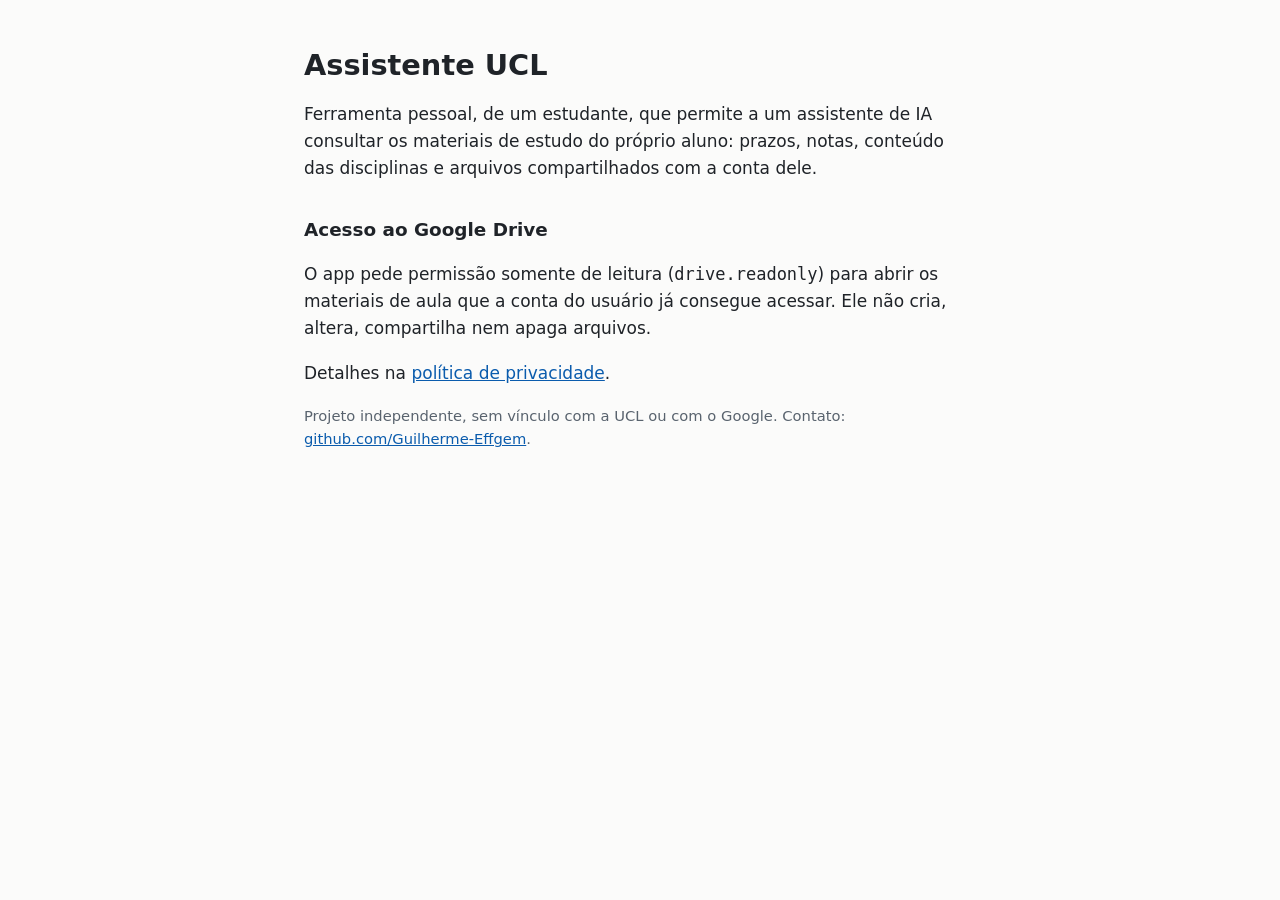
<file: index.html>
<!doctype html>
<html lang="pt-BR">
<head>
<meta charset="utf-8">
<meta name="viewport" content="width=device-width, initial-scale=1">
<title>Assistente UCL</title>
<meta name="description" content="Ferramenta pessoal que permite a um assistente de IA consultar materiais de estudo do próprio aluno.">
<link rel="stylesheet" href="estilo.css">
</head>
<body>
<main>
<h1>Assistente UCL</h1>
<p>Ferramenta pessoal, de um estudante, que permite a um assistente de IA consultar os materiais de estudo do próprio aluno: prazos, notas, conteúdo das disciplinas e arquivos compartilhados com a conta dele.</p>
<h2>Acesso ao Google Drive</h2>
<p>O app pede permissão somente de leitura (<code>drive.readonly</code>) para abrir os materiais de aula que a conta do usuário já consegue acessar. Ele não cria, altera, compartilha nem apaga arquivos.</p>
<p>Detalhes na <a href="privacidade.html">política de privacidade</a>.</p>
<p class="nota">Projeto independente, sem vínculo com a UCL ou com o Google. Contato: <a href="https://github.com/Guilherme-Effgem">github.com/Guilherme-Effgem</a>.</p>
</main>
</body>
</html>
</file>
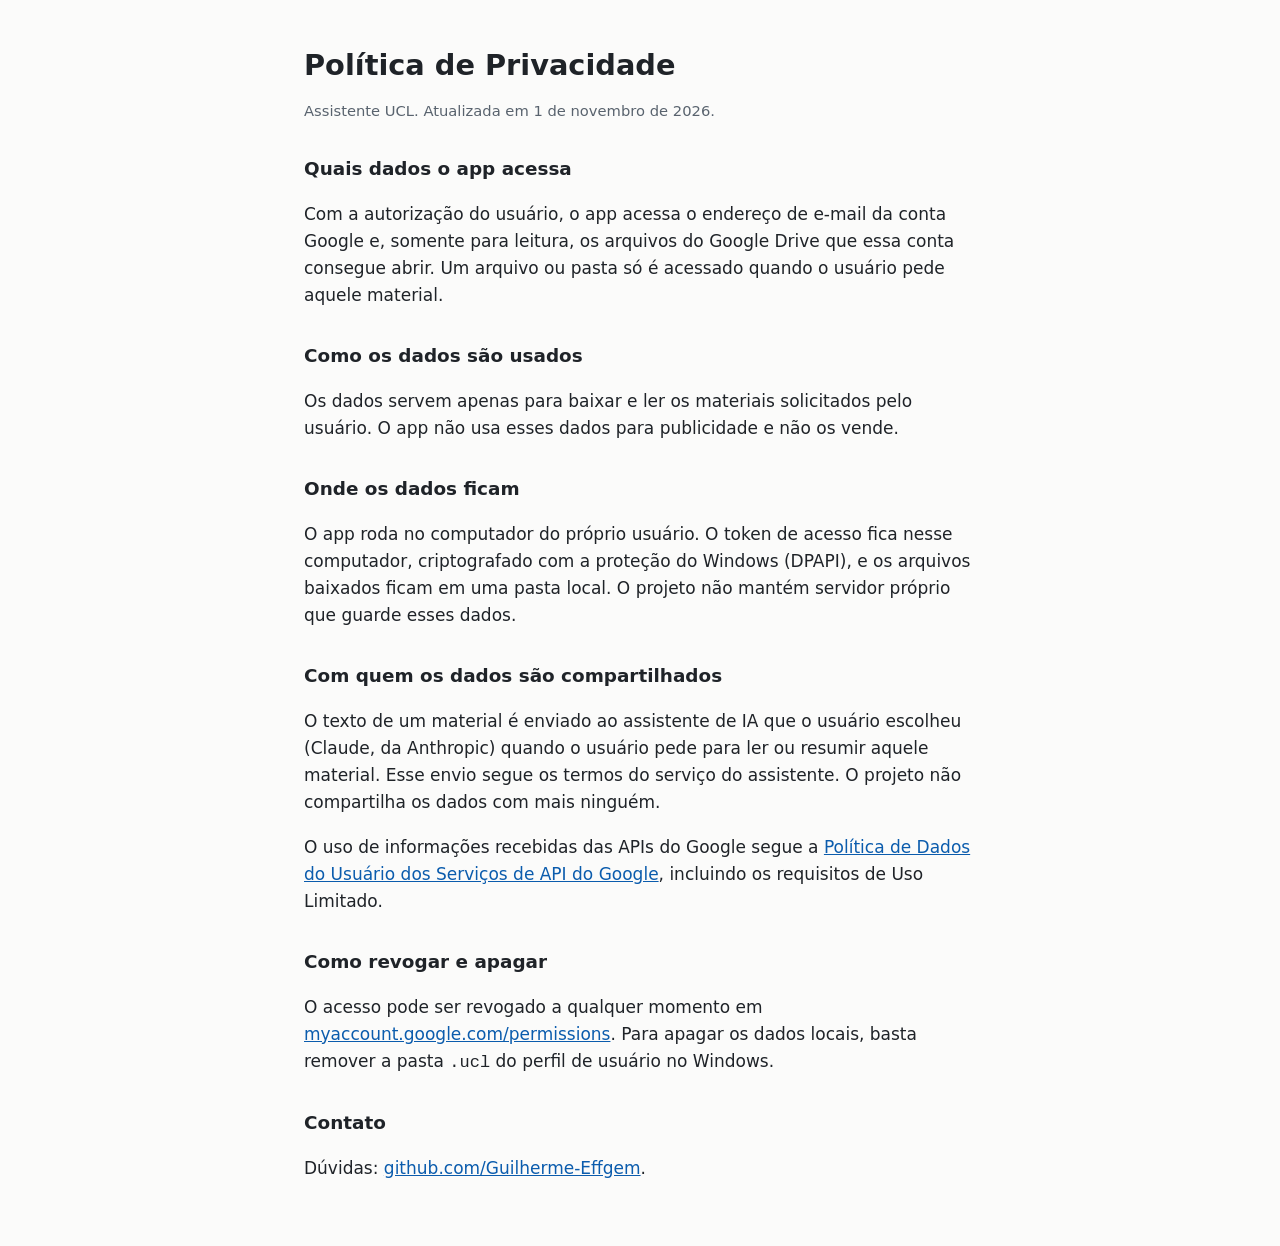
<file: privacidade.html>
<!doctype html>
<html lang="pt-BR">
<head>
<meta charset="utf-8">
<meta name="viewport" content="width=device-width, initial-scale=1">
<title>Política de Privacidade</title>
<meta name="description" content="Como o Assistente UCL trata os dados da conta Google do usuário.">
<link rel="stylesheet" href="estilo.css">
</head>
<body>
<main>
<h1>Política de Privacidade</h1>
<p class="nota">Assistente UCL. Atualizada em 1 de novembro de 2026.</p>

<h2>Quais dados o app acessa</h2>
<p>Com a autorização do usuário, o app acessa o endereço de e-mail da conta Google e, somente para leitura, os arquivos do Google Drive que essa conta consegue abrir. Um arquivo ou pasta só é acessado quando o usuário pede aquele material.</p>

<h2>Como os dados são usados</h2>
<p>Os dados servem apenas para baixar e ler os materiais solicitados pelo usuário. O app não usa esses dados para publicidade e não os vende.</p>

<h2>Onde os dados ficam</h2>
<p>O app roda no computador do próprio usuário. O token de acesso fica nesse computador, criptografado com a proteção do Windows (DPAPI), e os arquivos baixados ficam em uma pasta local. O projeto não mantém servidor próprio que guarde esses dados.</p>

<h2>Com quem os dados são compartilhados</h2>
<p>O texto de um material é enviado ao assistente de IA que o usuário escolheu (Claude, da Anthropic) quando o usuário pede para ler ou resumir aquele material. Esse envio segue os termos do serviço do assistente. O projeto não compartilha os dados com mais ninguém.</p>
<p>O uso de informações recebidas das APIs do Google segue a <a href="https://developers.google.com/terms/api-services-user-data-policy">Política de Dados do Usuário dos Serviços de API do Google</a>, incluindo os requisitos de Uso Limitado.</p>

<h2>Como revogar e apagar</h2>
<p>O acesso pode ser revogado a qualquer momento em <a href="https://myaccount.google.com/permissions">myaccount.google.com/permissions</a>. Para apagar os dados locais, basta remover a pasta <code>.ucl</code> do perfil de usuário no Windows.</p>

<h2>Contato</h2>
<p>Dúvidas: <a href="https://github.com/Guilherme-Effgem">github.com/Guilherme-Effgem</a>.</p>
</main>
</body>
</html>
</file>
<file: estilo.css>
:root { color-scheme: light dark; --fundo: #fbfbfa; --texto: #1f2328; --suave: #59636e; --link: #0b5cad; }
@media (prefers-color-scheme: dark) { :root { --fundo: #16181c; --texto: #e6e8eb; --suave: #a0a7b0; --link: #7db4f0; } }
body { margin: 0; background: var(--fundo); color: var(--texto); font: 17px/1.6 system-ui, -apple-system, "Segoe UI", sans-serif; }
main { max-width: 42rem; margin: 0 auto; padding: 3rem 1rem; }
h1 { font-size: 1.8rem; line-height: 1.25; margin: 0 0 .5rem; }
h2 { font-size: 1.15rem; margin: 2rem 0 .4rem; }
a { color: var(--link); }
.nota { color: var(--suave); font-size: .92rem; }
</file>
